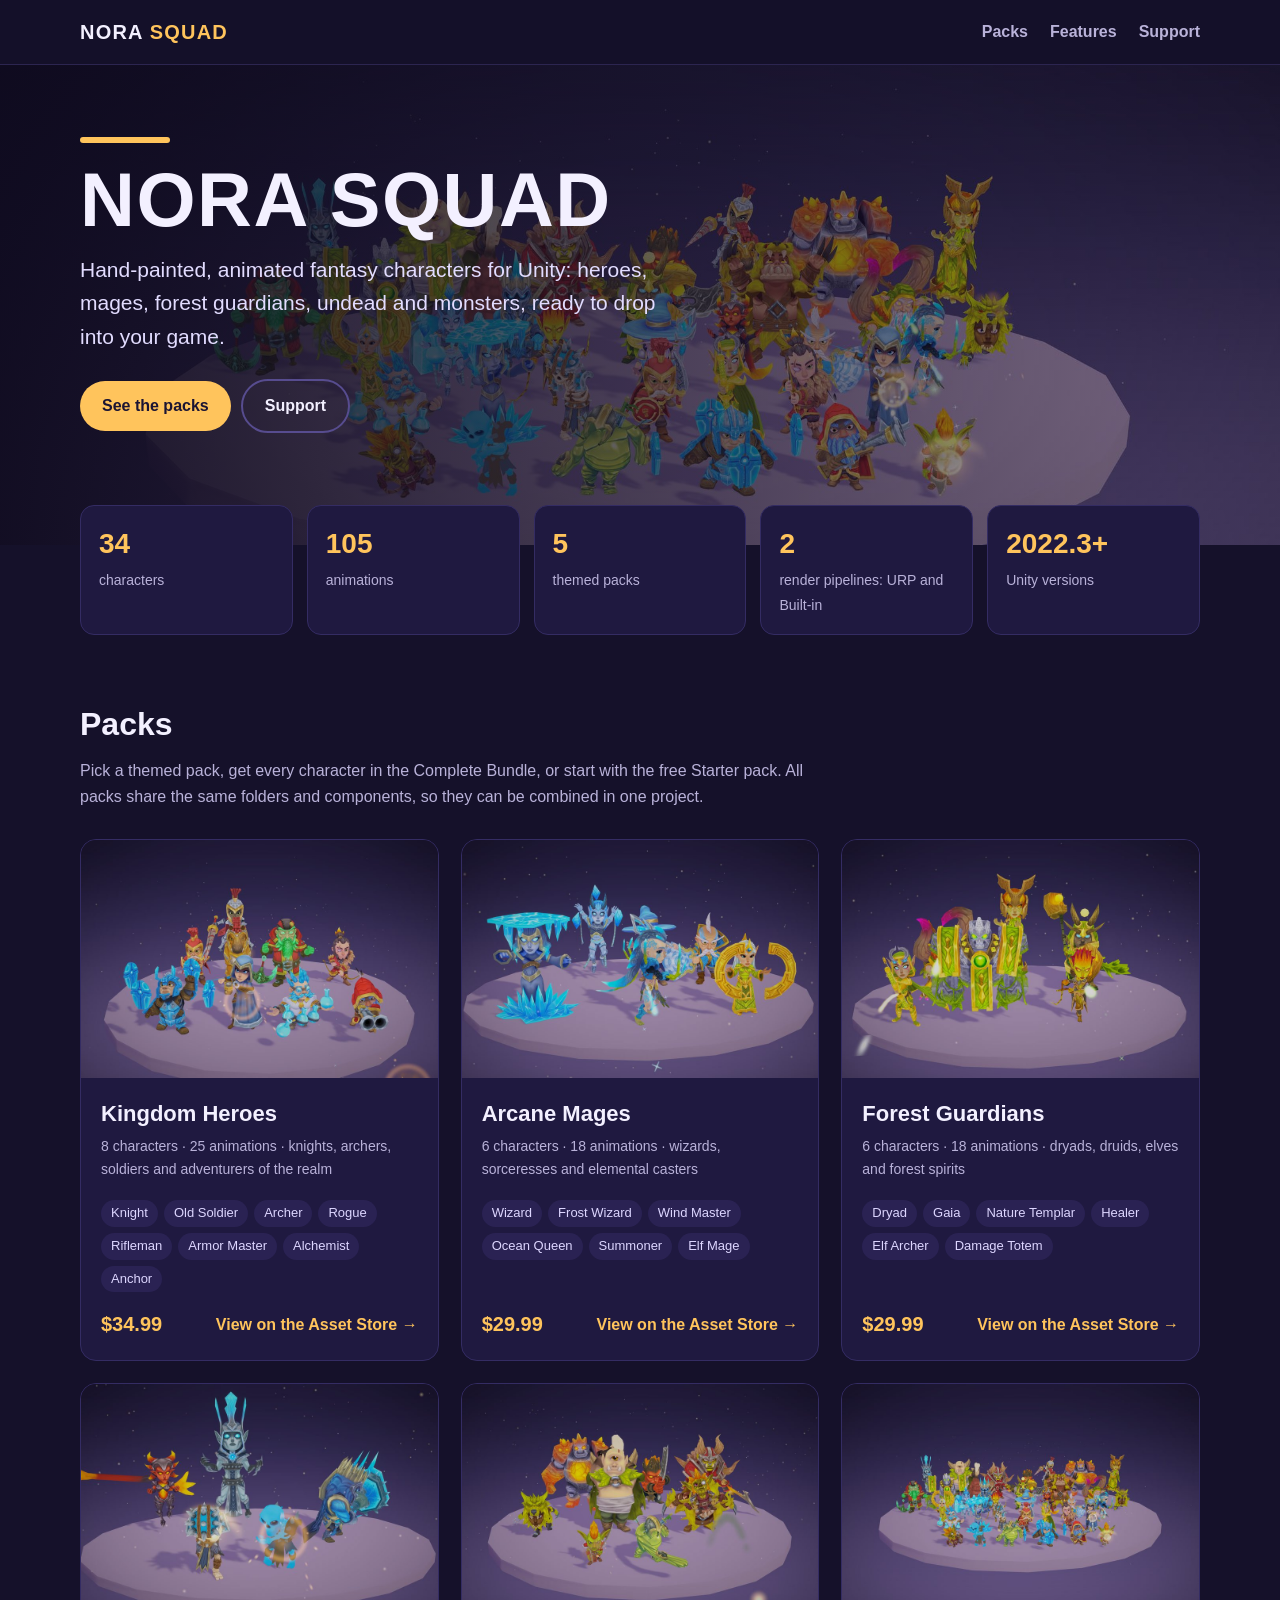
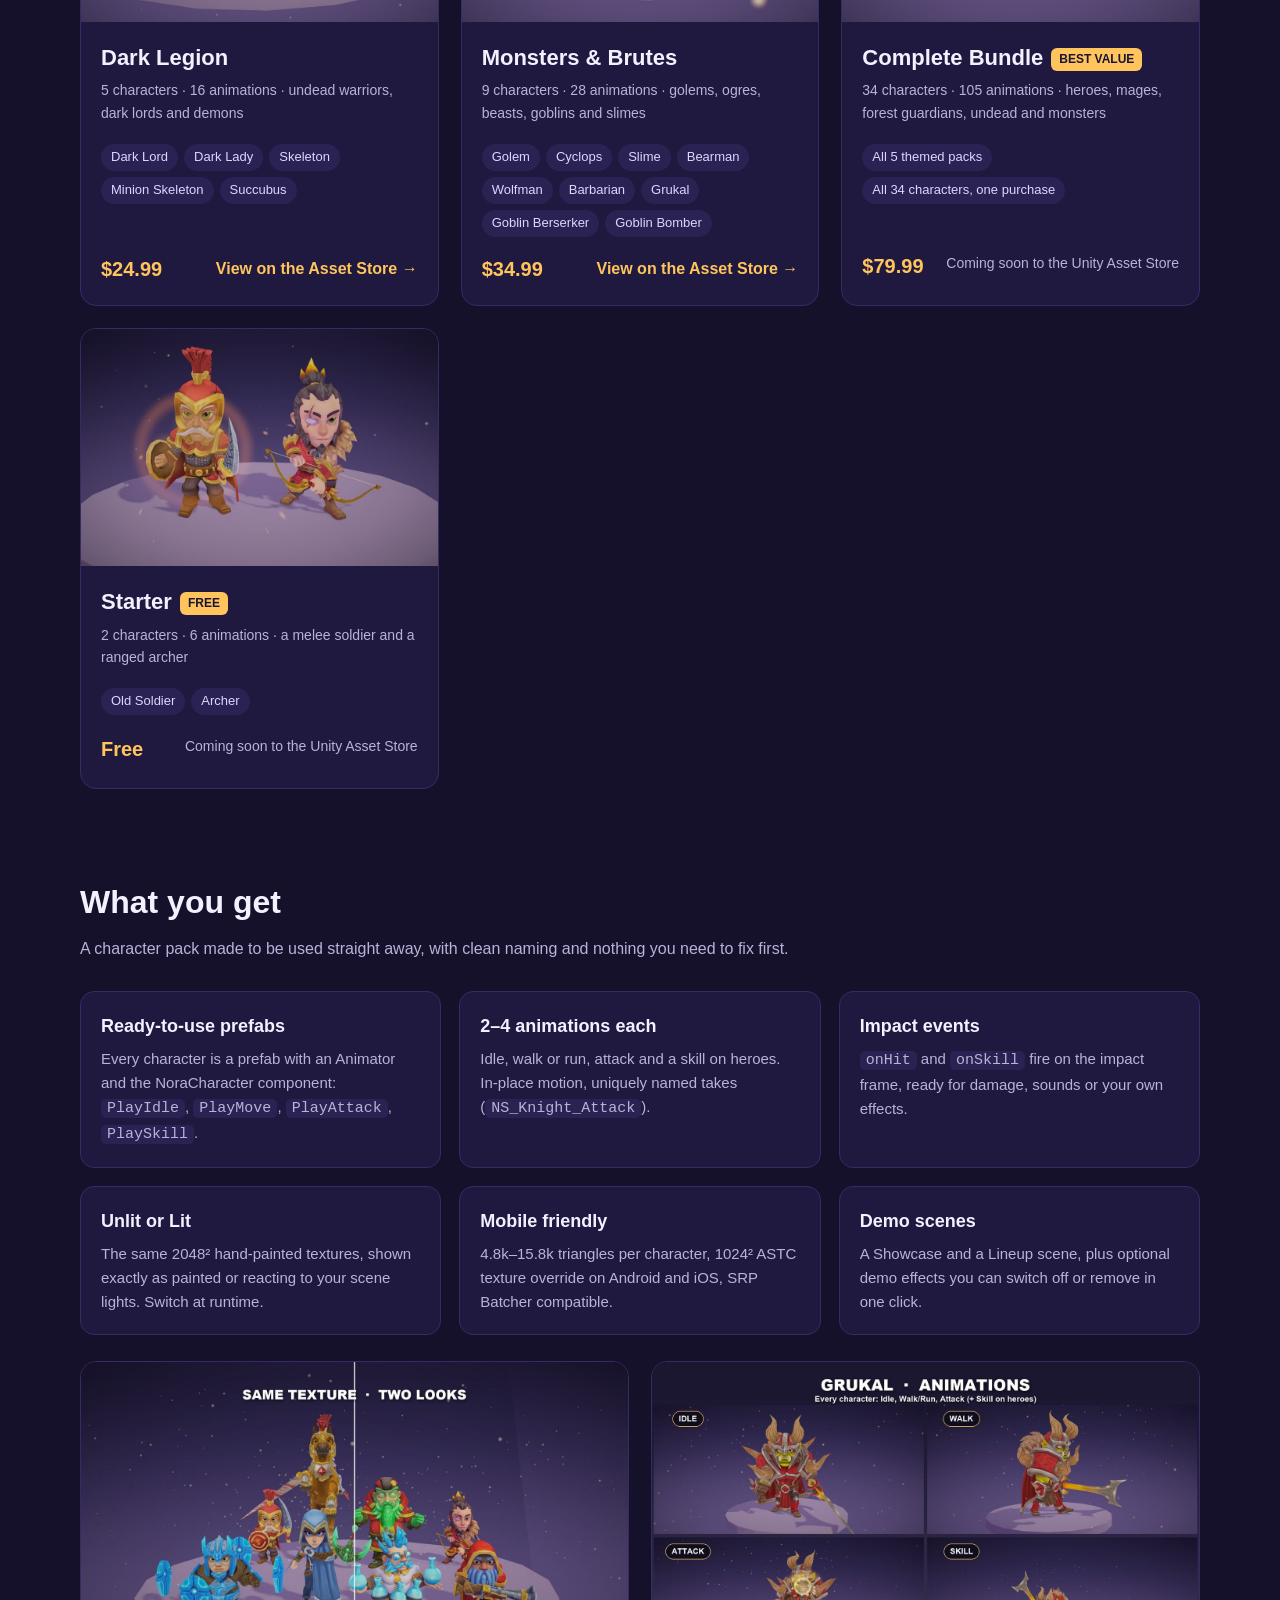
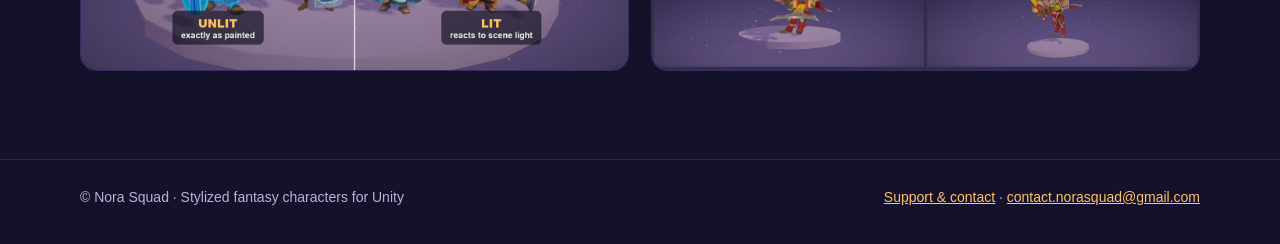
<file: index.html>
<!doctype html>
<html lang="en">
<head>
<meta charset="utf-8">
<meta name="viewport" content="width=device-width, initial-scale=1">
<title>Nora Squad – Stylized fantasy characters for Unity</title>
<meta name="description" content="34 hand-painted, animated fantasy characters for Unity in 5 themed packs. URP and Built-in.">
<meta property="og:title" content="Nora Squad – Stylized fantasy characters for Unity">
<meta property="og:description" content="34 hand-painted, animated fantasy characters for Unity in 5 themed packs. URP and Built-in.">
<meta property="og:image" content="img/social.jpg">
<link rel="icon" href="img/favicon.png">
<link rel="stylesheet" href="style.css">
</head>
<body>
<header class="top"><div class="wrap">
  <a class="logo" href="index.html">NORA <span>SQUAD</span></a>
  <nav><a href="index.html#packs">Packs</a><a href="index.html#features">Features</a><a href="support.html">Support</a></nav>
</div></header>

<div class="hero" style="background-image:url(img/hero.jpg)"><div class="wrap">
  <div class="bar"></div>
  <h1>NORA SQUAD</h1>
  <p>Hand-painted, animated fantasy characters for Unity: heroes, mages, forest guardians, undead and monsters, ready to drop into your game.</p>
  <a class="btn" href="#packs">See the packs</a><a class="btn ghost" href="support.html">Support</a>
</div></div>

<div class="wrap"><div class="stats">
  <div class="stat"><b>34</b><span>characters</span></div>
  <div class="stat"><b>105</b><span>animations</span></div>
  <div class="stat"><b>5</b><span>themed packs</span></div>
  <div class="stat"><b>2</b><span>render pipelines: URP and Built-in</span></div>
  <div class="stat"><b>2022.3+</b><span>Unity versions</span></div>
</div></div>

<section id="packs"><div class="wrap">
  <h2>Packs</h2>
  <p class="lead">Pick a themed pack, get every character in the Complete Bundle, or start with the free Starter pack.
  All packs share the same folders and components, so they can be combined in one project.</p>
  <div class="grid">
<article class="card">
  <img src="img/KingdomHeroes.jpg" alt="Nora Squad Kingdom Heroes" loading="lazy">
  <div class="body">
    <h3>Kingdom Heroes</h3>
    <div class="meta">8 characters · 25 animations · knights, archers, soldiers and adventurers of the realm</div>
    <div class="tags"><span>Knight</span><span>Old Soldier</span><span>Archer</span><span>Rogue</span><span>Rifleman</span><span>Armor Master</span><span>Alchemist</span><span>Anchor</span></div>
    <div class="foot"><span class="price">$34.99</span><a href="https://assetstore.unity.com/packages/3d/characters/humanoids/fantasy/nora-squad-kingdom-heroes-414036" target="_blank" rel="noopener">View on the Asset Store →</a></div>
  </div>
</article>
<article class="card">
  <img src="img/ArcaneMages.jpg" alt="Nora Squad Arcane Mages" loading="lazy">
  <div class="body">
    <h3>Arcane Mages</h3>
    <div class="meta">6 characters · 18 animations · wizards, sorceresses and elemental casters</div>
    <div class="tags"><span>Wizard</span><span>Frost Wizard</span><span>Wind Master</span><span>Ocean Queen</span><span>Summoner</span><span>Elf Mage</span></div>
    <div class="foot"><span class="price">$29.99</span><a href="https://assetstore.unity.com/packages/3d/characters/humanoids/fantasy/nora-squad-arcane-mages-414038" target="_blank" rel="noopener">View on the Asset Store →</a></div>
  </div>
</article>
<article class="card">
  <img src="img/ForestGuardians.jpg" alt="Nora Squad Forest Guardians" loading="lazy">
  <div class="body">
    <h3>Forest Guardians</h3>
    <div class="meta">6 characters · 18 animations · dryads, druids, elves and forest spirits</div>
    <div class="tags"><span>Dryad</span><span>Gaia</span><span>Nature Templar</span><span>Healer</span><span>Elf Archer</span><span>Damage Totem</span></div>
    <div class="foot"><span class="price">$29.99</span><a href="https://assetstore.unity.com/packages/3d/characters/humanoids/fantasy/nora-squad-forest-guardians-414046" target="_blank" rel="noopener">View on the Asset Store →</a></div>
  </div>
</article>
<article class="card">
  <img src="img/DarkLegion.jpg" alt="Nora Squad Dark Legion" loading="lazy">
  <div class="body">
    <h3>Dark Legion</h3>
    <div class="meta">5 characters · 16 animations · undead warriors, dark lords and demons</div>
    <div class="tags"><span>Dark Lord</span><span>Dark Lady</span><span>Skeleton</span><span>Minion Skeleton</span><span>Succubus</span></div>
    <div class="foot"><span class="price">$24.99</span><a href="https://assetstore.unity.com/packages/3d/characters/humanoids/fantasy/nora-squad-dark-legion-414048" target="_blank" rel="noopener">View on the Asset Store →</a></div>
  </div>
</article>
<article class="card">
  <img src="img/MonstersAndBrutes.jpg" alt="Nora Squad Monsters &amp; Brutes" loading="lazy">
  <div class="body">
    <h3>Monsters &amp; Brutes</h3>
    <div class="meta">9 characters · 28 animations · golems, ogres, beasts, goblins and slimes</div>
    <div class="tags"><span>Golem</span><span>Cyclops</span><span>Slime</span><span>Bearman</span><span>Wolfman</span><span>Barbarian</span><span>Grukal</span><span>Goblin Berserker</span><span>Goblin Bomber</span></div>
    <div class="foot"><span class="price">$34.99</span><a href="https://assetstore.unity.com/packages/3d/characters/humanoids/fantasy/nora-squad-monsters-brutes-414050" target="_blank" rel="noopener">View on the Asset Store →</a></div>
  </div>
</article>
<article class="card">
  <img src="img/Complete.jpg" alt="Nora Squad Complete Bundle" loading="lazy">
  <div class="body">
    <h3>Complete Bundle<span class="badge">BEST VALUE</span></h3>
    <div class="meta">34 characters · 105 animations · heroes, mages, forest guardians, undead and monsters</div>
    <div class="tags"><span>All 5 themed packs</span><span>All 34 characters, one purchase</span></div>
    <div class="foot"><span class="price">$79.99</span><span class="meta">Coming soon to the Unity Asset Store</span></div>
  </div>
</article>
<article class="card">
  <img src="img/Starter.jpg" alt="Nora Squad Starter" loading="lazy">
  <div class="body">
    <h3>Starter<span class="badge">FREE</span></h3>
    <div class="meta">2 characters · 6 animations · a melee soldier and a ranged archer</div>
    <div class="tags"><span>Old Soldier</span><span>Archer</span></div>
    <div class="foot"><span class="price">Free</span><span class="meta">Coming soon to the Unity Asset Store</span></div>
  </div>
</article>
  </div>
</div></section>

<section id="features"><div class="wrap">
  <h2>What you get</h2>
  <p class="lead">A character pack made to be used straight away, with clean naming and nothing you need to fix first.</p>
  <div class="features">
    <div class="feature"><h3>Ready-to-use prefabs</h3><p>Every character is a prefab with an Animator and the NoraCharacter component: <code>PlayIdle</code>, <code>PlayMove</code>, <code>PlayAttack</code>, <code>PlaySkill</code>.</p></div>
    <div class="feature"><h3>2–4 animations each</h3><p>Idle, walk or run, attack and a skill on heroes. In-place motion, uniquely named takes (<code>NS_Knight_Attack</code>).</p></div>
    <div class="feature"><h3>Impact events</h3><p><code>onHit</code> and <code>onSkill</code> fire on the impact frame, ready for damage, sounds or your own effects.</p></div>
    <div class="feature"><h3>Unlit or Lit</h3><p>The same 2048² hand-painted textures, shown exactly as painted or reacting to your scene lights. Switch at runtime.</p></div>
    <div class="feature"><h3>Mobile friendly</h3><p>4.8k–15.8k triangles per character, 1024² ASTC texture override on Android and iOS, SRP Batcher compatible.</p></div>
    <div class="feature"><h3>Demo scenes</h3><p>A Showcase and a Lineup scene, plus optional demo effects you can switch off or remove in one click.</p></div>
  </div>
  <div class="two">
    <div class="shot"><img src="img/unlit_lit.jpg" alt="Unlit and Lit shading of the same texture" loading="lazy"></div>
    <div class="shot"><img src="img/animations.jpg" alt="Idle, walk and attack animations" loading="lazy"></div>
  </div>
</div></section>

<footer><div class="wrap">
  <span>© Nora Squad · Stylized fantasy characters for Unity</span>
  <span><a href="support.html">Support &amp; contact</a> · <a href="mailto:contact.norasquad@gmail.com">contact.norasquad@gmail.com</a></span>
</div></footer>
</body>
</html>
</file>
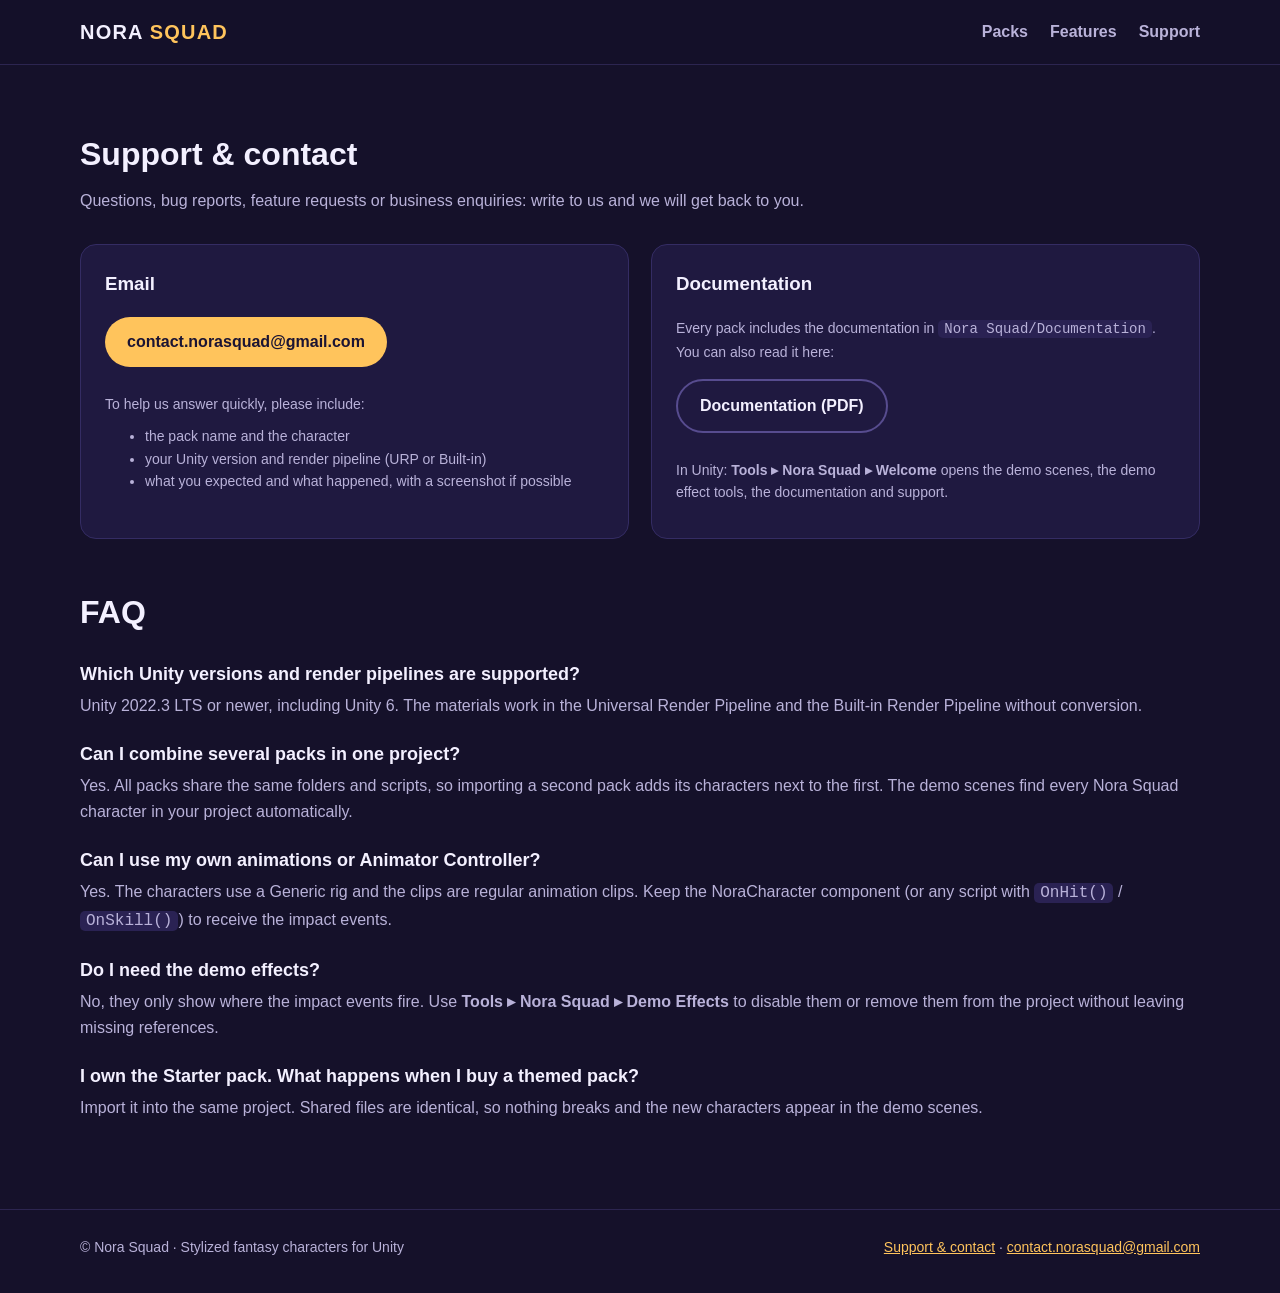
<file: support.html>
<!doctype html>
<html lang="en">
<head>
<meta charset="utf-8">
<meta name="viewport" content="width=device-width, initial-scale=1">
<title>Support – Nora Squad</title>
<meta name="description" content="Contact Nora Squad support, documentation and frequently asked questions.">
<meta property="og:title" content="Support – Nora Squad">
<meta property="og:description" content="Contact Nora Squad support, documentation and frequently asked questions.">
<meta property="og:image" content="img/social.jpg">
<link rel="icon" href="img/favicon.png">
<link rel="stylesheet" href="style.css">
</head>
<body>
<header class="top"><div class="wrap">
  <a class="logo" href="index.html">NORA <span>SQUAD</span></a>
  <nav><a href="index.html#packs">Packs</a><a href="index.html#features">Features</a><a href="support.html">Support</a></nav>
</div></header>

<section><div class="wrap">
  <h2>Support &amp; contact</h2>
  <p class="lead">Questions, bug reports, feature requests or business enquiries: write to us and we will get back to you.</p>
  <div class="two">
    <div class="panel">
      <h3 style="margin-top:0">Email</h3>
      <p><a class="btn" href="mailto:contact.norasquad@gmail.com?subject=Nora%20Squad%20support">contact.norasquad@gmail.com</a></p>
      <p class="meta">To help us answer quickly, please include:</p>
      <ul class="meta">
        <li>the pack name and the character</li>
        <li>your Unity version and render pipeline (URP or Built-in)</li>
        <li>what you expected and what happened, with a screenshot if possible</li>
      </ul>
    </div>
    <div class="panel">
      <h3 style="margin-top:0">Documentation</h3>
      <p class="meta">Every pack includes the documentation in <code>Nora Squad/Documentation</code>. You can also read it here:</p>
      <p><a class="btn ghost" href="Nora-Squad-Documentation.pdf" target="_blank">Documentation (PDF)</a></p>
      <p class="meta">In Unity: <b>Tools ▸ Nora Squad ▸ Welcome</b> opens the demo scenes, the demo effect tools, the documentation and support.</p>
    </div>
  </div>

  <div class="faq">
    <h2 style="margin-top:48px">FAQ</h2>
    <h3>Which Unity versions and render pipelines are supported?</h3>
    <p>Unity 2022.3 LTS or newer, including Unity 6. The materials work in the Universal Render Pipeline and the Built-in Render Pipeline without conversion.</p>
    <h3>Can I combine several packs in one project?</h3>
    <p>Yes. All packs share the same folders and scripts, so importing a second pack adds its characters next to the first. The demo scenes find every Nora Squad character in your project automatically.</p>
    <h3>Can I use my own animations or Animator Controller?</h3>
    <p>Yes. The characters use a Generic rig and the clips are regular animation clips. Keep the NoraCharacter component (or any script with <code>OnHit()</code> / <code>OnSkill()</code>) to receive the impact events.</p>
    <h3>Do I need the demo effects?</h3>
    <p>No, they only show where the impact events fire. Use <b>Tools ▸ Nora Squad ▸ Demo Effects</b> to disable them or remove them from the project without leaving missing references.</p>
    <h3>I own the Starter pack. What happens when I buy a themed pack?</h3>
    <p>Import it into the same project. Shared files are identical, so nothing breaks and the new characters appear in the demo scenes.</p>
  </div>
</div></section>

<footer><div class="wrap">
  <span>© Nora Squad · Stylized fantasy characters for Unity</span>
  <span><a href="support.html">Support &amp; contact</a> · <a href="mailto:contact.norasquad@gmail.com">contact.norasquad@gmail.com</a></span>
</div></footer>
</body>
</html>
</file>
<file: style.css>
:root { --bg: #15112a; --panel: #1f1940; --panel2: #2a2253; --text: #f3f0ff; --muted: #b9b2d9; --accent: #ffc45c; }
* { box-sizing: border-box; }
html { scroll-behavior: smooth; }
body { margin: 0; overflow-x: hidden; background: var(--bg); color: var(--text); font: 16px/1.6 -apple-system, "Segoe UI", Roboto, Helvetica, Arial, sans-serif; }
a { color: var(--accent); }
img { max-width: 100%; display: block; }
.wrap { max-width: 1160px; margin: 0 auto; padding: 0 20px; }
header.top { position: sticky; top: 0; z-index: 10; background: rgba(21,17,42,.92); backdrop-filter: blur(8px); border-bottom: 1px solid #2c2550; }
header.top .wrap { display: flex; align-items: center; justify-content: space-between; height: 64px; }
.logo { font-weight: 900; letter-spacing: .06em; color: var(--text); text-decoration: none; font-size: 20px; }
.logo span { color: var(--accent); }
nav a { color: var(--muted); text-decoration: none; margin-left: 22px; font-weight: 600; }
nav a:hover { color: var(--text); }
.hero { position: relative; min-height: 480px; display: flex; align-items: center; background: 60% 35%/cover no-repeat; padding: 40px 0 70px; }
.hero::before { content: ""; position: absolute; inset: 0; background: linear-gradient(90deg, rgba(14,10,30,.92) 0%, rgba(14,10,30,.55) 55%, rgba(14,10,30,.15) 100%); }
.hero .wrap { position: relative; width: 100%; }
.hero h1 { font-size: clamp(40px, 7vw, 76px); line-height: 1.02; margin: 0 0 14px; font-weight: 900; letter-spacing: .02em; }
.hero p { font-size: clamp(17px, 2.2vw, 21px); color: #e2dcff; max-width: 580px; margin: 0 0 26px; }
.bar { width: 90px; height: 6px; background: var(--accent); margin: 0 0 18px; border-radius: 3px; }
.btn { display: inline-block; padding: 12px 22px; border-radius: 999px; background: var(--accent); color: #1b1433; font-weight: 800; text-decoration: none; margin: 0 10px 10px 0; }
.btn.ghost { background: transparent; color: var(--text); border: 2px solid #574c8f; }
section { padding: 64px 0 24px; }
h2 { font-size: 32px; margin: 0 0 8px; }
.lead { color: var(--muted); margin: 0 0 30px; max-width: 760px; }
.stats { display: grid; grid-template-columns: repeat(auto-fit, minmax(140px, 1fr)); gap: 14px; margin-top: -40px; position: relative; }
.stat { background: var(--panel); border: 1px solid #342c63; border-radius: 14px; padding: 16px 18px; }
.stat b { display: block; font-size: 28px; color: var(--accent); }
.stat span { color: var(--muted); font-size: 14px; }
.grid { display: grid; grid-template-columns: repeat(auto-fill, minmax(min(320px, 100%), 1fr)); gap: 22px; }
.card { background: var(--panel); border: 1px solid #342c63; border-radius: 16px; overflow: hidden; display: flex; flex-direction: column; }
.card img { aspect-ratio: 3/2; object-fit: cover; width: 100%; }
.card .body { padding: 18px 20px 20px; display: flex; flex-direction: column; flex: 1; }
.card h3 { margin: 0; font-size: 22px; }
.meta { color: var(--muted); font-size: 14px; margin: 4px 0 10px; }
.price { font-weight: 900; color: var(--accent); font-size: 20px; }
.tags { display: flex; flex-wrap: wrap; gap: 6px; margin: 10px 0 16px; }
.tags span { white-space: nowrap; background: var(--panel2); border-radius: 999px; padding: 3px 10px; font-size: 13px; color: #ddd6ff; }
.card .foot { margin-top: auto; display: flex; align-items: center; justify-content: space-between; gap: 10px; }
.card .foot a { font-weight: 700; text-decoration: none; }
.badge { display: inline-block; background: var(--accent); color: #1b1433; font-weight: 800; font-size: 12px; border-radius: 6px; padding: 2px 8px; margin-left: 8px; vertical-align: middle; }
.features { display: grid; grid-template-columns: repeat(auto-fit, minmax(min(300px, 100%), 1fr)); margin-bottom: 4px; gap: 18px; }
.feature { background: var(--panel); border-radius: 14px; padding: 20px; border: 1px solid #342c63; }
.feature h3 { margin: 0 0 6px; font-size: 18px; }
.feature p { margin: 0; color: var(--muted); font-size: 15px; }
.shot { border-radius: 16px; overflow: hidden; border: 1px solid #342c63; margin-top: 22px; }
.two { display: grid; grid-template-columns: repeat(auto-fit, minmax(min(320px, 100%), 1fr)); gap: 22px; }
.panel { background: var(--panel); border: 1px solid #342c63; border-radius: 16px; padding: 24px; }
.faq h3 { margin: 22px 0 4px; font-size: 18px; }
.faq p { margin: 0; color: var(--muted); }
code { background: var(--panel2); padding: 1px 6px; border-radius: 5px; }
footer { margin-top: 64px; border-top: 1px solid #2c2550; padding: 26px 0 40px; color: var(--muted); font-size: 14px; }
footer .wrap { display: flex; flex-wrap: wrap; justify-content: space-between; gap: 12px; }
@media (max-width: 560px) { nav a { margin-left: 14px; font-size: 14px; } .hero { min-height: 400px; } }
</file>
